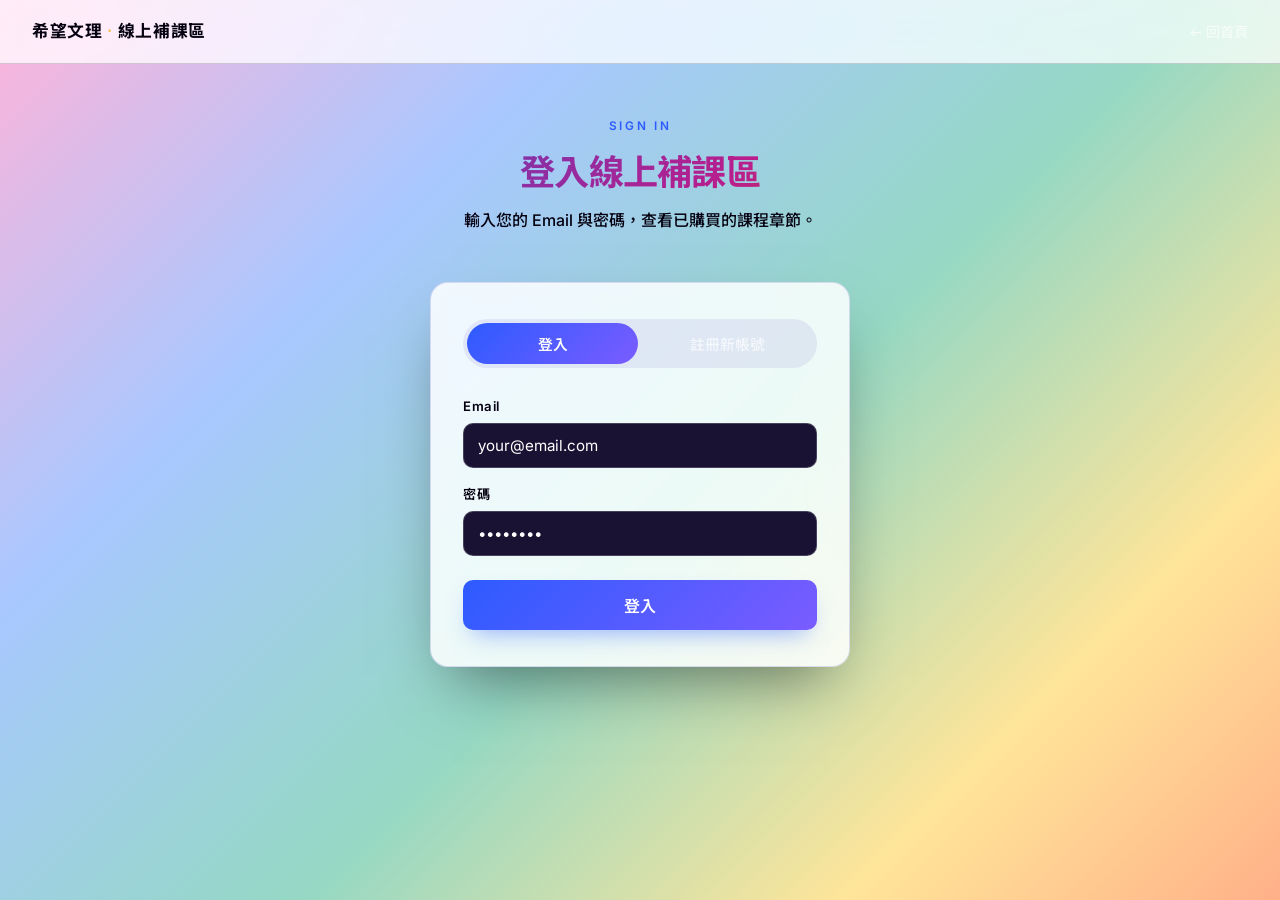
<file: courses.html>
<!DOCTYPE html>
<html lang="zh-Hant">
<head>
<meta charset="UTF-8" />
<meta name="viewport" content="width=device-width, initial-scale=1.0" />
<meta http-equiv="Cache-Control" content="no-cache, no-store, must-revalidate" />
<link rel="canonical" href="https://www.ourhope.com.tw/courses.html" />
<!-- 這是給在學學生家長使用的頁面，不需要出現在搜尋結果 -->
<meta name="robots" content="noindex, nofollow" />
<title>希望文理 · 線上補課區</title>
<link rel="preconnect" href="https://fonts.googleapis.com">
<link rel="preconnect" href="https://fonts.gstatic.com" crossorigin>
<link href="https://fonts.googleapis.com/css2?family=Inter:wght@400;500;600;700&family=Noto+Sans+TC:wght@400;500;600;700&display=swap" rel="stylesheet">
<style>
  * { box-sizing: border-box; }
  :root {
    --bg: #0a0816;
    --bg-1: #0a0a1f;
    --surface: rgba(255,255,255,0.04);
    --surface-2: rgba(255,255,255,0.08);
    --border: rgba(255,255,255,0.12);
    --text: #f0f3ff;
    --text-2: rgba(255,255,255,0.7);
    --text-3: rgba(255,255,255,0.5);
    --brand: #2d5bff;
    --brand-2: #7a5cff;
    --gold: #f6c463;
    --r-md: 12px;
    --r-lg: 18px;
  }
  html, body {
    margin: 0;
    padding: 0;
    background:
      linear-gradient(135deg,
        #ffb3d9 0%,
        #a8c8ff 28%,
        #95d8c4 55%,
        #ffe599 80%,
        #ffb088 100%);
    background-attachment: fixed;
    color: var(--text);
    font-family: "Inter", "Noto Sans TC", -apple-system, BlinkMacSystemFont, "Segoe UI", sans-serif;
    min-height: 100vh;
    line-height: 1.6;
  }
  .nav {
    display: flex;
    align-items: center;
    justify-content: space-between;
    padding: 18px 32px;
    background: rgba(255,255,255,0.75);
    backdrop-filter: blur(28px) saturate(1.4);
    -webkit-backdrop-filter: blur(28px) saturate(1.4);
    border-bottom: 1px solid rgba(13,7,38,0.18);
    position: sticky;
    top: 0;
    z-index: 10;
  }
  .nav-logo {
    font-size: 1.05rem;
    font-weight: 700;
    color: #050010;
    text-decoration: none;
    letter-spacing: 0.04em;
  }
  .nav-logo span { color: var(--gold); }
  .nav-back {
    color: var(--text-2);
    text-decoration: none;
    font-size: 0.88rem;
    transition: color 0.2s;
  }
  .nav-back:hover { color: #fff; }
  .nav-user {
    display: flex;
    align-items: center;
    gap: 14px;
    font-size: 0.88rem;
    color: var(--text-2);
  }
  .nav-user strong { color: #050010; font-weight: 600; }
  .btn-ghost {
    background: rgba(255,255,255,0.4);
    border: 1px solid var(--border);
    color: var(--text);
    padding: 7px 14px;
    border-radius: 8px;
    font-size: 0.84rem;
    cursor: pointer;
    font-family: inherit;
    transition: background 0.18s, border-color 0.18s;
  }
  .btn-ghost:hover { background: rgba(255,255,255,0.7); border-color: rgba(91,71,188,0.30); }

  .container {
    max-width: 960px;
    margin: 0 auto;
    padding: 48px 24px 80px;
  }

  /* Page header */
  .page-head {
    text-align: center;
    margin-bottom: 48px;
  }
  .page-kicker {
    display: inline-block;
    font-size: 0.74rem;
    letter-spacing: 0.22em;
    color: var(--brand);
    font-weight: 600;
    margin-bottom: 8px;
  }
  .page-title {
    font-size: 2.2rem;
    font-weight: 700;
    margin: 0 0 8px;
    letter-spacing: -0.02em;
    background: linear-gradient(135deg, #3d4ecc 0%, #b91d8c 60%, #d97706 100%);
    -webkit-background-clip: text;
    background-clip: text;
    color: transparent;
  }
  .page-sub {
    color: #050010;
    font-size: 1rem;
    font-weight: 500;
    margin: 0;
  }

  /* Auth card */
  .auth-card {
    max-width: 420px;
    margin: 0 auto;
    background: rgba(255,255,255,0.85);
    backdrop-filter: blur(24px) saturate(1.4);
    -webkit-backdrop-filter: blur(24px) saturate(1.4);
    border: 1px solid rgba(91,71,188,0.18);
    border-radius: var(--r-lg);
    padding: 36px 32px;
    box-shadow: 0 30px 60px -22px rgba(0,0,0,0.5),
                inset 0 1px 0 rgba(255,255,255,0.10);
  }
  .auth-tabs {
    display: grid;
    grid-template-columns: 1fr 1fr;
    gap: 4px;
    background: rgba(91,71,188,0.10);
    padding: 4px;
    border-radius: 999px;
    margin-bottom: 28px;
  }
  .auth-tab {
    appearance: none;
    border: 0;
    background: transparent;
    color: var(--text-2);
    font-family: inherit;
    font-size: 0.92rem;
    font-weight: 500;
    padding: 10px;
    border-radius: 999px;
    cursor: pointer;
    transition: background 0.22s, color 0.22s;
  }
  .auth-tab.is-active {
    background: linear-gradient(135deg, var(--brand), var(--brand-2));
    color: #fff;
    font-weight: 600;
  }

  .field {
    margin-bottom: 16px;
  }
  .field label {
    display: block;
    font-size: 0.82rem;
    color: #050010 !important;
    font-weight: 600;
    margin-bottom: 6px;
    letter-spacing: 0.04em;
  }
  .field input {
    width: 100%;
    padding: 12px 14px;
    background: #1a1233 !important;
    border: 1px solid rgba(255,255,255,0.20);
    border-radius: 10px;
    color: #ffffff !important;
    font-size: 0.95rem;
    font-family: inherit;
    transition: border-color 0.22s, background 0.22s;
    -webkit-text-fill-color: #ffffff !important;
    caret-color: #ffffff !important;
  }
  .field input:focus {
    outline: 0;
    border-color: #8b6dff;
    background: #221842 !important;
    color: #ffffff !important;
  }
  /* placeholder 字色 */
  .field input::placeholder {
    color: rgba(255, 255, 255, 0.45);
  }
  /* 防止瀏覽器自動填入時干擾顏色 */
  .field input:-webkit-autofill,
  .field input:-webkit-autofill:hover,
  .field input:-webkit-autofill:focus {
    -webkit-text-fill-color: #ffffff !important;
    -webkit-box-shadow: 0 0 0 1000px #1a1233 inset !important;
    caret-color: #ffffff !important;
  }

  .btn-primary {
    width: 100%;
    border: 0;
    background: linear-gradient(135deg, var(--brand), var(--brand-2));
    color: #fff;
    font-size: 1rem;
    font-weight: 600;
    padding: 13px;
    border-radius: 10px;
    cursor: pointer;
    font-family: inherit;
    margin-top: 8px;
    transition: transform 0.15s, box-shadow 0.18s, opacity 0.2s;
    box-shadow: 0 12px 24px -10px rgba(45,91,255,0.5);
  }
  .btn-primary:hover { transform: translateY(-1px); box-shadow: 0 16px 30px -10px rgba(45,91,255,0.6); }
  .btn-primary:disabled { opacity: 0.5; cursor: not-allowed; transform: none; }

  .form-msg {
    margin-top: 14px;
    padding: 10px 14px;
    border-radius: 8px;
    font-size: 0.86rem;
    display: none;
  }
  .form-msg.show { display: block; }
  .form-msg.is-error {
    background: rgba(255, 90, 110, 0.12);
    border: 1px solid rgba(255, 90, 110, 0.35);
    color: #ffb4be;
  }
  .form-msg.is-success {
    background: rgba(58, 200, 152, 0.12);
    border: 1px solid rgba(58, 200, 152, 0.35);
    color: #a8efce;
  }

  /* Course list */
  .courses-grid {
    display: grid;
    grid-template-columns: repeat(auto-fill, minmax(260px, 1fr));
    gap: 18px;
  }
  .course-card {
    background: rgba(255,255,255,0.90);
    backdrop-filter: blur(14px);
    -webkit-backdrop-filter: blur(14px);
    border: 1px solid var(--border);
    border-radius: var(--r-lg);
    padding: 22px 22px 20px;
    cursor: pointer;
    transition: transform 0.22s, border-color 0.22s, box-shadow 0.22s;
    text-align: left;
    color: inherit;
    text-decoration: none;
    display: block;
  }
  .course-card:hover {
    transform: translateY(-4px);
    border-color: rgba(122,92,255,0.5);
    box-shadow: 0 22px 44px -16px rgba(45,91,255,0.4);
  }
  .course-grade-tag {
    display: inline-block;
    background: rgba(45,91,255,0.18);
    color: var(--brand);
    font-size: 0.74rem;
    letter-spacing: 0.06em;
    padding: 4px 10px;
    border-radius: 999px;
    font-weight: 600;
    margin-bottom: 12px;
  }
  .course-title {
    font-size: 1.1rem;
    font-weight: 600;
    color: var(--text);
    margin: 0 0 6px;
    line-height: 1.35;
  }
  .course-meta {
    color: var(--text-3);
    font-size: 0.82rem;
  }

  .empty-state {
    text-align: center;
    padding: 60px 20px;
    background: var(--surface);
    border: 1px dashed var(--border);
    border-radius: var(--r-lg);
  }
  .empty-state .icon {
    font-size: 2.4rem;
    margin-bottom: 12px;
    opacity: 0.5;
  }
  .empty-state h3 {
    margin: 0 0 8px;
    font-weight: 600;
    color: var(--text);
  }
  .empty-state p {
    margin: 0;
    color: var(--text-2);
    font-size: 0.92rem;
  }
  .empty-state .line-btn {
    display: inline-flex;
    align-items: center;
    gap: 8px;
    margin-top: 18px;
    background: #06c755;
    color: #fff;
    padding: 11px 22px;
    border-radius: 999px;
    text-decoration: none;
    font-weight: 600;
    font-size: 0.92rem;
    transition: transform 0.18s, box-shadow 0.18s;
  }
  .empty-state .line-btn:hover {
    transform: translateY(-2px);
    box-shadow: 0 10px 22px -8px rgba(6,199,85,0.6);
  }

  .loading {
    text-align: center;
    padding: 40px;
    color: var(--text-2);
  }

  /* Watch modal */
  .watch-modal {
    position: fixed; inset: 0; z-index: 100;
    background: rgba(0,0,0,0.85);
    backdrop-filter: blur(12px);
    display: flex;
    align-items: center;
    justify-content: center;
    padding: 28px;
    opacity: 0;
    pointer-events: none;
    transition: opacity 0.28s;
  }
  .watch-modal[hidden] { display: none; }
  .watch-modal.is-open { opacity: 1; pointer-events: auto; }
  .watch-modal-card {
    width: min(960px, 100%);
    background: #0a0a1f;
    border: 1px solid var(--border);
    border-radius: var(--r-lg);
    overflow: hidden;
    transform: scale(0.94);
    transition: transform 0.32s cubic-bezier(0.22, 1, 0.36, 1);
  }
  .watch-modal.is-open .watch-modal-card { transform: scale(1); }
  .watch-modal-head {
    padding: 18px 22px;
    border-bottom: 1px solid var(--border);
    display: flex; justify-content: space-between; align-items: center;
    gap: 14px;
  }
  .watch-modal-title { font-weight: 600; color: #fff; font-size: 1rem; }
  .watch-modal-close {
    width: 36px; height: 36px;
    background: var(--surface-2);
    border: 0;
    color: var(--text);
    border-radius: 50%;
    cursor: pointer;
    font-size: 22px;
  }
  .watch-modal-frame {
    width: 100%;
    aspect-ratio: 16/9;
    background: #000;
  }
  .watch-modal-frame iframe {
    width: 100%;
    height: 100%;
    border: 0;
  }


  /* ===== 線上課程專區 - 年級卡片 (depth 4 dark theme) ===== */
  .online-grades {
    display: grid;
    grid-template-columns: repeat(3, minmax(0, 1fr));
    max-width: 760px;
    margin: 28px auto 0;
    gap: 14px;
  }
  .online-grade-card {
    border: 1px solid rgba(13,7,38,0.20);
    background: rgba(255,255,255,0.90);
    backdrop-filter: blur(20px) saturate(1.3);
    -webkit-backdrop-filter: blur(20px) saturate(1.3);
    border-radius: 18px;
    padding: 26px 22px 22px;
    text-decoration: none;
    color: inherit;
    display: flex;
    flex-direction: column;
    gap: 6px;
    position: relative;
    overflow: hidden;
    box-shadow: 0 4px 16px -8px rgba(91,71,188,0.18);
    transition: transform 0.3s cubic-bezier(0.22,1,0.36,1),
                border-color 0.3s ease,
                box-shadow 0.3s ease,
                background 0.3s ease;
  }
  .online-grade-card::before {
    content: '';
    position: absolute;
    top: 0; right: 0;
    width: 120px; height: 120px;
    background: radial-gradient(circle at 70% 30%, rgba(217,70,239,0.10), transparent 70%);
    pointer-events: none;
  }
  .online-grade-card {
    z-index: 1;
  }
  .online-grade-card:hover {
    transform: translate(10px, -6px) scale(1.07);
    border-color: rgba(122, 92, 255, 0.6);
    box-shadow: 0 28px 60px -16px rgba(45, 91, 255, 0.55),
                0 8px 18px -6px rgba(122, 92, 255, 0.35);
    filter: brightness(1.06);
    z-index: 10;
  }
  .online-grade-card:hover .online-grade-cta {
    background: rgba(91, 110, 230, 0.28);
    transform: translateX(3px);
  }
  .online-grades { overflow: visible; }
  .online-grade-num {
    font-size: 2.6rem;
    font-weight: 700;
    line-height: 1;
    letter-spacing: -0.02em;
    background: linear-gradient(135deg, #3d4ecc 0%, #b91d8c 60%, #d97706 100%);
    -webkit-background-clip: text;
    background-clip: text;
    color: transparent;
  }
  .online-grade-tag {
    font-size: 0.7rem;
    letter-spacing: 0.18em;
    color: #2e2752;
    font-weight: 700;
    margin-top: 4px;
  }
  .online-grade-name {
    font-size: 1.15rem;
    font-weight: 700;
    color: #050010;
    margin-top: 2px;
  }
  .online-grade-status {
    font-size: 0.85rem;
    color: #050010;
    font-weight: 600;
    margin-top: 2px;
  }
  .online-grade-cta {
    margin-top: 10px;
    align-self: flex-start;
    font-size: 0.78rem;
    font-weight: 500;
    color: var(--brand);
    padding: 5px 11px;
    border-radius: 999px;
    background: rgba(91, 110, 230, 0.15);
    transition: background 0.25s, transform 0.25s;
  }
  .empty-grades-head {
    text-align: center;
    margin-bottom: 8px;
  }
  .empty-grades-head .icon {
    font-size: 2.4rem;
    margin-bottom: 8px;
    opacity: 0.55;
  }
  .empty-grades-head h3 {
    margin: 0 0 6px;
    font-weight: 600;
    color: var(--text);
    font-size: 1.25rem;
  }
  .empty-grades-head p {
    margin: 0;
    color: #050010;
    font-size: 0.95rem;
    font-weight: 500;
  }
  .empty-grades-line {
    text-align: center;
    margin-top: 32px;
  }
  @media (max-width: 720px) {
    .online-grades { grid-template-columns: repeat(2, minmax(0, 1fr)); gap: 12px; }
    .online-grade-num { font-size: 2.2rem; }
  }
  @media (max-width: 420px) {
    .online-grades { grid-template-columns: 1fr; }
  }

  @media (max-width: 560px) {
    .container { padding: 32px 16px 60px; }
    .page-title { font-size: 1.7rem; }
    .auth-card { padding: 28px 22px; }
  }


  /* ===== 購物車 UI ===== */
  .cart-fab {
    position: fixed;
    right: 24px;
    bottom: 24px;
    width: 60px;
    height: 60px;
    border-radius: 50%;
    background: linear-gradient(135deg, #3d4ecc 0%, #6e4ee6 100%);
    border: 0;
    color: #fff;
    cursor: pointer;
    box-shadow: 0 14px 36px -12px rgba(61,78,204,0.6),
                0 6px 14px -4px rgba(110,78,230,0.4);
    z-index: 50;
    display: flex;
    align-items: center;
    justify-content: center;
    transition: transform 0.2s, box-shadow 0.2s;
    font-family: inherit;
  }
  .cart-fab:hover { transform: translateY(-3px) scale(1.05); }
  .cart-fab svg { width: 28px; height: 28px; }
  .cart-fab .cart-count {
    position: absolute;
    top: -4px;
    right: -4px;
    background: #d97706;
    color: #fff;
    border-radius: 50%;
    min-width: 24px;
    height: 24px;
    padding: 0 6px;
    font-size: 0.78rem;
    font-weight: 700;
    display: flex;
    align-items: center;
    justify-content: center;
    border: 2px solid #fff;
  }
  .cart-fab .cart-count[hidden] { display: none; }

  .cart-drawer {
    position: fixed;
    inset: 0;
    z-index: 60;
    background: rgba(13,7,38,0.5);
    backdrop-filter: blur(6px);
    display: flex;
    justify-content: flex-end;
    opacity: 0;
    pointer-events: none;
    transition: opacity 0.28s;
  }
  .cart-drawer.is-open { opacity: 1; pointer-events: auto; }
  .cart-drawer[hidden] { display: none; }
  .cart-panel {
    width: min(420px, 100%);
    height: 100%;
    background: rgba(255,255,255,0.95);
    backdrop-filter: blur(28px) saturate(1.4);
    -webkit-backdrop-filter: blur(28px) saturate(1.4);
    border-left: 1px solid rgba(13,7,38,0.18);
    display: flex;
    flex-direction: column;
    transform: translateX(100%);
    transition: transform 0.32s cubic-bezier(0.22,1,0.36,1);
  }
  .cart-drawer.is-open .cart-panel { transform: translateX(0); }
  .cart-head {
    padding: 22px 24px;
    border-bottom: 1px solid rgba(13,7,38,0.12);
    display: flex;
    align-items: center;
    justify-content: space-between;
  }
  .cart-head h3 {
    margin: 0;
    color: #050010;
    font-size: 1.15rem;
    font-weight: 700;
  }
  .cart-close {
    background: rgba(13,7,38,0.06);
    border: 1px solid rgba(13,7,38,0.12);
    width: 36px; height: 36px;
    border-radius: 50%;
    cursor: pointer;
    color: #050010;
    font-size: 22px;
    line-height: 1;
    display: flex;
    align-items: center;
    justify-content: center;
    font-family: inherit;
  }
  .cart-close:hover { background: rgba(13,7,38,0.12); }

  .cart-items {
    flex: 1;
    overflow-y: auto;
    padding: 16px 20px;
  }
  .cart-empty {
    text-align: center;
    padding: 60px 20px;
    color: #050010;
  }
  .cart-empty .icon { font-size: 2.6rem; opacity: 0.4; margin-bottom: 12px; }
  .cart-empty p { margin: 4px 0; font-size: 0.92rem; }

  .cart-item {
    display: flex;
    align-items: center;
    gap: 12px;
    padding: 12px 14px;
    background: rgba(13,7,38,0.04);
    border: 1px solid rgba(13,7,38,0.10);
    border-radius: 12px;
    margin-bottom: 8px;
  }
  .cart-item-type {
    flex: 0 0 auto;
    width: 32px; height: 32px;
    border-radius: 8px;
    background: linear-gradient(135deg, #3d4ecc 0%, #6e4ee6 100%);
    color: #fff;
    font-size: 0.7rem;
    font-weight: 700;
    display: flex;
    align-items: center;
    justify-content: center;
  }
  .cart-item-info { flex: 1 1 auto; min-width: 0; }
  .cart-item-info .grade { font-size: 0.74rem; color: #2e2752; font-weight: 600; letter-spacing: 0.05em; }
  .cart-item-info .title {
    color: #050010;
    font-size: 0.92rem;
    font-weight: 600;
    white-space: nowrap;
    overflow: hidden;
    text-overflow: ellipsis;
  }
  .cart-item-remove {
    flex: 0 0 auto;
    background: transparent;
    border: 0;
    color: #b91d8c;
    cursor: pointer;
    font-size: 18px;
    padding: 4px 8px;
    font-family: inherit;
    border-radius: 6px;
    transition: background 0.18s;
  }
  .cart-item-remove:hover { background: rgba(185,29,140,0.12); }

  .cart-foot {
    padding: 16px 20px 22px;
    border-top: 1px solid rgba(13,7,38,0.12);
    background: rgba(255,255,255,0.6);
  }
  .cart-summary {
    display: flex;
    justify-content: space-between;
    align-items: baseline;
    margin-bottom: 12px;
    color: #050010;
  }
  .cart-summary .total-label { font-size: 0.86rem; }
  .cart-summary .total-count { font-weight: 700; font-size: 1.05rem; }
  .cart-checkout {
    width: 100%;
    background: #06c755;
    color: #fff;
    border: 0;
    padding: 13px;
    border-radius: 999px;
    font-size: 0.95rem;
    font-weight: 700;
    cursor: pointer;
    font-family: inherit;
    display: flex;
    align-items: center;
    justify-content: center;
    gap: 8px;
    transition: transform 0.18s, box-shadow 0.18s;
    text-decoration: none;
  }
  .cart-checkout:hover { transform: translateY(-2px); box-shadow: 0 12px 24px -8px rgba(6,199,85,0.55); }
  .cart-checkout:disabled { background: rgba(13,7,38,0.18); cursor: not-allowed; transform: none; }

  /* 加入購物車按鈕 (年級卡片右上角) */
  .grade-add-btn {
    position: absolute;
    top: 12px;
    right: 12px;
    width: 32px;
    height: 32px;
    border-radius: 50%;
    background: rgba(255,255,255,0.85);
    border: 1px solid rgba(13,7,38,0.18);
    color: #3d4ecc;
    cursor: pointer;
    font-size: 18px;
    font-weight: 700;
    line-height: 1;
    display: flex;
    align-items: center;
    justify-content: center;
    z-index: 5;
    font-family: inherit;
    transition: background 0.18s, transform 0.18s, color 0.18s;
  }
  .grade-add-btn:hover {
    background: linear-gradient(135deg, #3d4ecc 0%, #6e4ee6 100%);
    color: #fff;
    transform: scale(1.1);
  }
  .grade-add-btn.is-added {
    background: #16a34a;
    color: #fff;
    border-color: #16a34a;
  }

  /* chapter add 按鈕 */
  .chapter-item .ch-add {
    flex: 0 0 auto;
    width: 28px;
    height: 28px;
    border-radius: 50%;
    background: rgba(61,78,204,0.12);
    border: 1px solid rgba(61,78,204,0.25);
    color: #2538a8;
    cursor: pointer;
    font-size: 16px;
    font-weight: 700;
    line-height: 1;
    font-family: inherit;
    display: flex;
    align-items: center;
    justify-content: center;
    margin-left: 4px;
    transition: background 0.18s, transform 0.18s;
  }
  .chapter-item .ch-add:hover { background: rgba(61,78,204,0.25); transform: scale(1.1); }
  .chapter-item .ch-add.is-added { background: #16a34a; border-color: #16a34a; color: #fff; }

  /* 章節 head 整年級加入購物車按鈕 */
  .chapters-add-all {
    background: linear-gradient(135deg, #3d4ecc 0%, #6e4ee6 100%);
    color: #fff;
    border: 0;
    padding: 6px 14px;
    border-radius: 999px;
    font-size: 0.78rem;
    font-weight: 700;
    cursor: pointer;
    font-family: inherit;
    transition: transform 0.18s, box-shadow 0.18s;
  }
  .chapters-add-all:hover { transform: translateY(-1px); box-shadow: 0 8px 18px -6px rgba(61,78,204,0.55); }

  /* Toast 提示 */
  .cart-toast {
    position: fixed;
    bottom: 100px;
    right: 24px;
    background: #050010;
    color: #fff;
    padding: 12px 20px;
    border-radius: 999px;
    font-size: 0.88rem;
    font-weight: 600;
    box-shadow: 0 16px 36px -10px rgba(0,0,0,0.5);
    z-index: 70;
    transform: translateY(20px);
    opacity: 0;
    transition: opacity 0.28s, transform 0.28s;
    pointer-events: none;
  }
  .cart-toast.is-show { opacity: 1; transform: translateY(0); }

  /* ===== 年級選取後的詳細模式 (chapters on left, card on right) ===== */
  .online-grades.is-detail-open {
    display: grid;
    grid-template-columns: 1fr 1.5fr;
    max-width: 920px;
    gap: 28px;
    align-items: start;
  }
  .online-grades.is-detail-open .online-grade-card.is-selected {
    order: 1;
  }
  .online-grades.is-detail-open .chapters-panel {
    order: 2;
  }
  .online-grades.is-detail-open .online-grade-card {
    display: none;
  }
  .online-grades.is-detail-open .online-grade-card.is-selected {
    display: flex;
    transform: translate(0, 0) scale(1.08);
    border-color: rgba(122, 92, 255, 0.7);
    box-shadow: 0 32px 70px -20px rgba(45, 91, 255, 0.6),
                0 10px 24px -8px rgba(122, 92, 255, 0.4);
    filter: brightness(1.05);
    z-index: 10;
    animation: gradeSlideIn 0.5s cubic-bezier(0.22, 1, 0.36, 1);
  }
  @keyframes gradeSlideIn {
    from { transform: translate(-30px, 0) scale(1); opacity: 0.6; }
    to   { transform: translate(0, 0) scale(1.08); opacity: 1; }
  }

  .chapters-panel {
    background: rgba(255,255,255,0.90);
    backdrop-filter: blur(24px) saturate(1.3);
    -webkit-backdrop-filter: blur(24px) saturate(1.3);
    border: 1px solid rgba(91,71,188,0.16);
    border-radius: var(--r-lg);
    padding: 22px 22px 18px;
    box-shadow: 0 8px 24px -10px rgba(91,71,188,0.20);
    animation: chaptersFadeIn 0.5s cubic-bezier(0.22, 1, 0.36, 1);
  }
  @keyframes chaptersFadeIn {
    from { opacity: 0; transform: translateX(20px); }
    to   { opacity: 1; transform: translateX(0); }
  }
  .chapters-head {
    display: flex;
    align-items: center;
    justify-content: space-between;
    gap: 12px;
    margin-bottom: 16px;
    padding-bottom: 14px;
    border-bottom: 1px solid var(--border);
  }
  .chapters-head h4 {
    margin: 0;
    font-size: 1.05rem;
    font-weight: 700;
    color: #050010;
  }
  .chapters-back {
    background: rgba(13,7,38,0.08);
    border: 1px solid rgba(13,7,38,0.20);
    color: #050010;
    padding: 6px 12px;
    border-radius: 999px;
    font-size: 0.82rem;
    font-weight: 600;
    cursor: pointer;
    font-family: inherit;
    transition: background 0.2s, color 0.2s;
  }
  .chapters-back:hover { background: rgba(13,7,38,0.16); color: #050010; }

  /* ===== 主章節 / 子章節 (兩層結構) ===== */
  .chapter-main {
    display: flex;
    align-items: center;
    gap: 12px;
    padding: 13px 14px;
    background: rgba(255,255,255,0.55);
    border: 1px solid rgba(13,7,38,0.12);
    border-radius: 10px;
    color: #050010;
    cursor: pointer;
    text-align: left;
    font-family: inherit;
    font-size: 0.92rem;
    font-weight: 600;
    transition: background 0.18s, border-color 0.18s;
    width: 100%;
  }
  .chapter-main:hover {
    background: rgba(91, 110, 230, 0.08);
    border-color: rgba(110, 78, 230, 0.30);
  }
  .chapter-main .ch-chevron {
    flex: 0 0 auto;
    width: 18px;
    height: 18px;
    transition: transform 0.25s cubic-bezier(0.22,1,0.36,1);
    color: #2538a8;
  }
  .chapter-main.is-open .ch-chevron { transform: rotate(90deg); }
  .chapter-main .ch-num {
    flex: 0 0 auto;
    width: 26px;
    height: 26px;
    border-radius: 50%;
    background: rgba(61,78,204,0.18);
    color: #2538a8;
    font-size: 0.74rem;
    font-weight: 700;
    display: flex;
    align-items: center;
    justify-content: center;
  }
  .chapter-main .ch-title-main {
    flex: 1 1 auto;
    color: #050010;
    font-weight: 700;
  }
  .chapter-main .ch-count-badge {
    flex: 0 0 auto;
    padding: 3px 8px;
    border-radius: 999px;
    background: rgba(217,119,6,0.14);
    color: #b45309;
    font-size: 0.74rem;
    font-weight: 600;
  }
  .chapter-main .ch-add-all {
    flex: 0 0 auto;
    width: 28px; height: 28px;
    border-radius: 50%;
    background: linear-gradient(135deg, #3d4ecc, #6e4ee6);
    border: 0;
    color: #fff;
    font-size: 16px;
    font-weight: 700;
    line-height: 1;
    cursor: pointer;
    font-family: inherit;
    display: flex;
    align-items: center;
    justify-content: center;
    transition: transform 0.18s, box-shadow 0.18s;
  }
  .chapter-main .ch-add-all:hover { transform: scale(1.1); box-shadow: 0 6px 14px -4px rgba(61,78,204,0.5); }
  .chapter-main .ch-add-all.is-added { background: #16a34a; }

  .chapter-subs {
    display: none;
    flex-direction: column;
    gap: 4px;
    margin: 6px 0 6px 26px;
    padding-left: 14px;
    border-left: 2px solid rgba(110,78,230,0.25);
  }
  .chapter-main.is-open + .chapter-subs { display: flex; }
  .chapter-sub {
    display: flex;
    align-items: center;
    gap: 10px;
    padding: 8px 12px;
    background: rgba(255,255,255,0.4);
    border: 1px solid transparent;
    border-radius: 8px;
    color: #050010;
    font-size: 0.86rem;
    cursor: default;
  }
  .chapter-sub:hover {
    background: rgba(91,110,230,0.10);
    border-color: rgba(110,78,230,0.25);
  }
  .chapter-sub .sub-num {
    flex: 0 0 auto;
    color: #2538a8;
    font-weight: 700;
    font-size: 0.76rem;
    width: 22px;
  }
  .chapter-sub .sub-title {
    flex: 1 1 auto;
    color: #050010;
    font-weight: 500;
  }
  .chapter-sub .sub-add {
    flex: 0 0 auto;
    width: 24px; height: 24px;
    border-radius: 50%;
    background: rgba(61,78,204,0.12);
    border: 1px solid rgba(61,78,204,0.25);
    color: #2538a8;
    font-size: 14px;
    font-weight: 700;
    line-height: 1;
    cursor: pointer;
    font-family: inherit;
    display: flex;
    align-items: center;
    justify-content: center;
  }
  .chapter-sub .sub-add:hover { background: rgba(61,78,204,0.22); }
  .chapter-sub .sub-add.is-added { background: #16a34a; border-color: #16a34a; color: #fff; }

    .chapters-list {
    display: flex;
    flex-direction: column;
    gap: 6px;
  }
  .chapter-item {
    display: flex;
    align-items: center;
    gap: 12px;
    padding: 11px 14px;
    background: rgba(13,7,38,0.04);
    border: 1px solid rgba(13,7,38,0.10);
    border-radius: 10px;
    color: #050010;
    cursor: pointer;
    text-align: left;
    font-family: inherit;
    font-size: 0.88rem;
    transition: background 0.18s, border-color 0.18s, transform 0.18s;
  }
  .chapter-item:hover {
    background: rgba(61, 78, 204, 0.18);
    border-color: rgba(110, 78, 230, 0.50);
    transform: translateX(3px);
  }
  .chapter-item .ch-num {
    flex: 0 0 auto;
    width: 26px;
    height: 26px;
    border-radius: 50%;
    background: rgba(61, 78, 204, 0.22);
    color: #2538a8;
    font-size: 0.74rem;
    font-weight: 600;
    display: flex;
    align-items: center;
    justify-content: center;
  }
  .chapter-item .ch-title {
    flex: 1 1 auto;
    color: #050010;
    font-weight: 600;
  }
  .chapter-item .ch-arrow {
    flex: 0 0 auto;
    color: #050010;
    font-size: 0.9rem;
    font-weight: 600;
  }
  .chapters-hint {
    margin-top: 14px;
    padding: 10px 12px;
    background: rgba(246, 196, 99, 0.08);
    border: 1px solid rgba(246, 196, 99, 0.25);
    border-radius: 8px;
    color: #b45309;
    font-size: 0.82rem;
    font-weight: 600;
    line-height: 1.5;
  }

  @media (max-width: 720px) {
    .online-grades.is-detail-open {
      grid-template-columns: 1fr;
      gap: 16px;
    }
    .online-grades.is-detail-open .online-grade-card.is-selected {
      transform: scale(1.02);
      animation: none;
    }
  }
</style>
</head>
<body>

<nav class="nav">
  <a href="index.html" class="nav-logo">希望文理 <span>·</span> 線上補課區</a>
  <div id="navRight">
    <a href="index.html" class="nav-back">← 回首頁</a>
  </div>
</nav>

<div class="container">

  <!-- 未登入：登入 / 註冊表單 -->
  <section id="authSection">
    <div class="page-head">
      <span class="page-kicker">SIGN IN</span>
      <h1 class="page-title">登入線上補課區</h1>
      <p class="page-sub">輸入您的 Email 與密碼，查看已購買的課程章節。</p>
    </div>

    <div class="auth-card">
      <div class="auth-tabs">
        <button class="auth-tab is-active" data-mode="login">登入</button>
        <button class="auth-tab" data-mode="register">註冊新帳號</button>
      </div>

      <!-- 登入 -->
      <form id="loginForm" data-form="login" autocomplete="on">
        <div class="field">
          <label for="loginEmail">Email</label>
          <input type="email" id="loginEmail" required placeholder="your@email.com" style="color: #ffffff !important; -webkit-text-fill-color: #ffffff !important; caret-color: #ffffff !important; background: #1a1233 !important;" />
        </div>
        <div class="field">
          <label for="loginPassword">密碼</label>
          <input type="password" id="loginPassword" required placeholder="••••••••" style="color: #ffffff !important; -webkit-text-fill-color: #ffffff !important; caret-color: #ffffff !important; background: #1a1233 !important;" />
        </div>
        <button type="submit" class="btn-primary">登入</button>
        <div class="form-msg" id="loginMsg"></div>
      </form>

      <!-- 註冊 -->
      <form id="registerForm" data-form="register" autocomplete="on" hidden>
        <div class="field">
          <label for="regName">姓名</label>
          <input type="text" id="regName" required placeholder="王小明" style="color: #ffffff !important; -webkit-text-fill-color: #ffffff !important; caret-color: #ffffff !important; background: #1a1233 !important;" />
        </div>
        <div class="field">
          <label for="regEmail">Email</label>
          <input type="email" id="regEmail" required placeholder="your@email.com" style="color: #ffffff !important; -webkit-text-fill-color: #ffffff !important; caret-color: #ffffff !important; background: #1a1233 !important;" />
        </div>
        <div class="field">
          <label for="regPassword">密碼（至少 6 碼）</label>
          <input type="password" id="regPassword" required minlength="6" placeholder="••••••••" style="color: #ffffff !important; -webkit-text-fill-color: #ffffff !important; caret-color: #ffffff !important; background: #1a1233 !important;" />
        </div>
        <button type="submit" class="btn-primary">註冊</button>
        <div class="form-msg" id="regMsg"></div>
      </form>
    </div>
  </section>

  <!-- 已登入：我的課程 -->
  <section id="myCoursesSection" hidden>
    <div class="page-head">
      <span class="page-kicker">MY COURSES</span>
      <h1 class="page-title" id="welcomeTitle">您的線上補課區</h1>
      <p class="page-sub">點任一章節即可開始觀看，看不完的下次回來繼續。</p>
    </div>

    <div id="coursesContent">
      <div class="loading">載入中…</div>
    </div>
  </section>

</div>

<!-- 觀看 modal -->
<div class="watch-modal" id="watchModal" hidden>
  <div class="watch-modal-card">
    <div class="watch-modal-head">
      <div class="watch-modal-title" id="watchTitle">章節影片</div>
      <button class="watch-modal-close" id="watchClose" aria-label="關閉">×</button>
    </div>
    <div class="watch-modal-frame">
      <iframe id="watchFrame" src="" title="課程影片" allow="accelerometer; autoplay; clipboard-write; encrypted-media; gyroscope; picture-in-picture" allowfullscreen></iframe>
    </div>
  </div>
</div>

<script>
  // ★ Apps Script 後端 URL
  const API = 'https://script.google.com/macros/s/AKfycbwiYe9P9VAPicBYj8nyfCBdulmLf0JuNfNzgB8iO9Z1AqdvkwFVfm9l0RiX4S4D2Z7s/exec';
  const STORAGE_KEY = 'wfb_user_v1';

  // ----- DOM -----
  const authSection = document.getElementById('authSection');
  const myCoursesSection = document.getElementById('myCoursesSection');
  const coursesContent = document.getElementById('coursesContent');
  const welcomeTitle = document.getElementById('welcomeTitle');
  const navRight = document.getElementById('navRight');
  const tabs = document.querySelectorAll('.auth-tab');
  const loginForm = document.getElementById('loginForm');
  const registerForm = document.getElementById('registerForm');
  const loginMsg = document.getElementById('loginMsg');
  const regMsg = document.getElementById('regMsg');
  const watchModal = document.getElementById('watchModal');
  const watchFrame = document.getElementById('watchFrame');
  const watchTitle = document.getElementById('watchTitle');
  const watchClose = document.getElementById('watchClose');

  // ----- API helper -----
  async function callApi(action, data) {
    const fd = new FormData();
    fd.append('action', action);
    Object.keys(data || {}).forEach(k => fd.append(k, data[k]));
    console.log('[callApi] →', action, data);
    let res;
    try {
      res = await fetch(API, { method: 'POST', body: fd });
    } catch (e) {
      console.error('[callApi] fetch failed:', e);
      throw new Error('FETCH_FAILED: ' + (e.message || e));
    }
    console.log('[callApi] ← HTTP', res.status, res.headers.get('content-type'));
    const text = await res.text();
    console.log('[callApi] body:', text.slice(0, 500));
    try {
      return JSON.parse(text);
    } catch (e) {
      throw new Error('NOT_JSON (HTTP ' + res.status + '): ' + text.slice(0, 200));
    }
  }

  function showMsg(el, text, isError) {
    el.textContent = text;
    el.classList.remove('is-error', 'is-success');
    el.classList.add('show', isError ? 'is-error' : 'is-success');
  }
  function clearMsg(el) {
    el.classList.remove('show', 'is-error', 'is-success');
    el.textContent = '';
  }

  // ----- Auth state -----
  function getUser() {
    try { return JSON.parse(localStorage.getItem(STORAGE_KEY)); }
    catch (e) { return null; }
  }
  function setUser(user) { localStorage.setItem(STORAGE_KEY, JSON.stringify(user)); }
  function clearUser() { localStorage.removeItem(STORAGE_KEY); }

  // ----- Tab switching -----
  tabs.forEach(tab => {
    tab.addEventListener('click', () => {
      const mode = tab.dataset.mode;
      tabs.forEach(t => t.classList.toggle('is-active', t === tab));
      loginForm.hidden = mode !== 'login';
      registerForm.hidden = mode !== 'register';
      clearMsg(loginMsg); clearMsg(regMsg);
    });
  });

  // ----- Login -----
  loginForm.addEventListener('submit', async (e) => {
    e.preventDefault();
    clearMsg(loginMsg);
    const btn = loginForm.querySelector('button[type=submit]');
    btn.disabled = true; btn.textContent = '登入中…';
    try {
      const r = await callApi('login', {
        email: document.getElementById('loginEmail').value.trim(),
        password: document.getElementById('loginPassword').value
      });
      if (r.ok) {
        setUser({ email: r.email, name: r.name });
        showMyCourses();
      } else {
        showMsg(loginMsg, r.error || '登入失敗', true);
      }
    } catch (err) {
      showMsg(loginMsg, '錯誤：' + (err.message || err), true);
      console.error(err);
    } finally {
      btn.disabled = false; btn.textContent = '登入';
    }
  });

  // ----- Register -----
  registerForm.addEventListener('submit', async (e) => {
    e.preventDefault();
    clearMsg(regMsg);
    const btn = registerForm.querySelector('button[type=submit]');
    btn.disabled = true; btn.textContent = '註冊中…';
    try {
      const r = await callApi('register', {
        name: document.getElementById('regName').value.trim(),
        email: document.getElementById('regEmail').value.trim(),
        password: document.getElementById('regPassword').value
      });
      if (r.ok) {
        setUser({ email: r.email, name: r.name });
        showMyCourses();
      } else {
        showMsg(regMsg, r.error || '註冊失敗', true);
      }
    } catch (err) {
      showMsg(regMsg, '錯誤：' + (err.message || err), true);
      console.error(err);
    } finally {
      btn.disabled = false; btn.textContent = '註冊';
    }
  });

  // ----- My courses -----
  async function showMyCourses() {
    const user = getUser();
    if (!user) return;
    ensureCartUI();
    authSection.hidden = true;
    myCoursesSection.hidden = false;
    welcomeTitle.textContent = (user.name || '您') + '，您的線上補課區';
    navRight.innerHTML = `
      <span class="nav-user">
        <strong>${escapeHtml(user.name || user.email)}</strong>
        <button class="btn-ghost" id="logoutBtn">登出</button>
      </span>
    `;
    document.getElementById('logoutBtn').addEventListener('click', () => {
      clearUser(); location.reload();
    });

    coursesContent.innerHTML = '<div class="loading">載入您的課程中…</div>';
    try {
      const r = await callApi('myChapters', { email: user.email });
      if (!r.ok) {
        coursesContent.innerHTML = `<div class="empty-state"><div class="icon">⚠️</div><h3>載入失敗</h3><p>${escapeHtml(r.error || '請稍後再試')}</p></div>`;
        return;
      }
      if (!r.chapters || r.chapters.length === 0) {
        renderEmptyGrades();
        return;
      }

      coursesContent.innerHTML = '<div class="courses-grid">' +
        r.chapters.map(c => `
          <a class="course-card" href="#" data-yt="${escapeHtml(c.youtube_id)}" data-title="${escapeHtml(c.title)}">
            <span class="course-grade-tag">${escapeHtml(c.grade)}</span>
            <h3 class="course-title">${escapeHtml(c.title)}</h3>
            <div class="course-meta">點擊開始觀看 →</div>
          </a>
        `).join('') +
        '</div>';

      coursesContent.querySelectorAll('.course-card').forEach(card => {
        card.addEventListener('click', (e) => {
          e.preventDefault();
          openWatch(card.dataset.yt, card.dataset.title);
        });
      });
    } catch (err) {
      coursesContent.innerHTML = `<div class="empty-state"><div class="icon">⚠️</div><h3>載入失敗</h3><p>網路錯誤，請稍後再試</p></div>`;
    }
  }


  // ----- 空狀態：6 個年級卡片 + 章節展開 -----
  // 章節資料 (示範用，可以替換)
  const GRADE_CHAPTERS = {
    g6:  { name: '國六', tag: 'GRADE 6',  num: '6',  chapters: ['第1章 數的世界', '第2章 量與測量', '第3章 圖形與空間', '第4章 比與比例', '第5章 統計與機率'] },
    g7:  { name: '國七', tag: 'GRADE 7',  num: '7',  chapters: ['第1章 緒論', '第2章 物質的世界', '第3章 溫度與熱', '第4章 水與水溶液', '第5章 空氣', '第6章 氧化還原'] },
    g8:  { name: '國八', tag: 'GRADE 8',  num: '8',  chapters: ['第1章 基本測量', '第2章 直線運動', '第3章 力與運動', '第4章 壓力與浮力', '第5章 功與能', '第6章 熱學', '第7章 波動與聲音', '第8章 光學'] },
    g9:  { name: '國九', tag: 'GRADE 9',  num: '9',  chapters: ['第1章 化學反應', '第2章 反應速率', '第3章 酸鹼鹽', '第4章 氧化還原', '第5章 有機化合物', '第6章 電與磁', '第7章 生活中的科技'] },
    g10: { name: '高一', tag: 'GRADE 10', num: '10', chapters: ['第1章 緒論', '第2章 物質的組成與結構', '第3章 化學反應', '第4章 物質的性質', '第5章 化學與能源', '第6章 化學與生活'] },
    g11: { name: '高二', tag: 'GRADE 11', num: '11', chapters: ['第1章 物質與能量', '第2章 化學反應與平衡', '第3章 氧化還原反應', '第4章 有機化學', '第5章 化學工業'] },
    g12: { name: '高三', tag: 'GRADE 12', num: '12', chapters: [
      { title: '波動', count: 5 },
      { title: '聲波', count: 1.5 },
      { title: '幾何光學', count: 5.5 },
      { title: '物理光學', count: 2 },
      { title: '靜電學', count: 6 },
      { title: '電流磁', count: 4 },
      { title: '電磁感應', count: 4 },
      { title: '電流', count: 3 },
      { title: '近代物理', count: 5 }
    ] },
  };

  // ===== 購物車狀態 =====
  const CART_KEY = 'wfb_cart_v1';
  function getCart() {
    try { return JSON.parse(localStorage.getItem(CART_KEY) || '[]'); }
    catch (e) { return []; }
  }
  function saveCart(arr) { localStorage.setItem(CART_KEY, JSON.stringify(arr)); updateCartBadge(); }
  function inCart(id) { return getCart().some(x => x.id === id); }
  function addToCart(item) {
    const cart = getCart();
    if (cart.some(x => x.id === item.id)) return false;
    cart.push(item);
    saveCart(cart);
    return true;
  }
  function removeFromCart(id) {
    saveCart(getCart().filter(x => x.id !== id));
  }
  function makeId(grade, ch) { return ch ? `${grade}::${ch}` : `${grade}::ALL`; }

  function showCartToast(msg) {
    let t = document.getElementById('cartToast');
    if (!t) {
      t = document.createElement('div');
      t.id = 'cartToast';
      t.className = 'cart-toast';
      document.body.appendChild(t);
    }
    t.textContent = msg;
    t.classList.add('is-show');
    clearTimeout(t._timer);
    t._timer = setTimeout(() => t.classList.remove('is-show'), 1800);
  }

  function updateCartBadge() {
    const fab = document.getElementById('cartFab');
    if (!fab) return;
    const count = getCart().length;
    const badge = fab.querySelector('.cart-count');
    if (count > 0) {
      badge.textContent = count;
      badge.hidden = false;
    } else {
      badge.hidden = true;
    }
    // refresh open drawer if any
    if (document.getElementById('cartDrawer') && document.getElementById('cartDrawer').classList.contains('is-open')) {
      renderCartItems();
    }
  }

  function ensureCartUI() {
    if (document.getElementById('cartFab')) return;

    // FAB
    const fab = document.createElement('button');
    fab.id = 'cartFab';
    fab.className = 'cart-fab';
    fab.setAttribute('aria-label', '購物車');
    fab.innerHTML = `
      <svg viewBox="0 0 24 24" fill="none" stroke="currentColor" stroke-width="2.2" stroke-linecap="round" stroke-linejoin="round">
        <circle cx="9" cy="21" r="1.4"/>
        <circle cx="18" cy="21" r="1.4"/>
        <path d="M2.5 3h2.5l3 13.5h11l2.5-9H7"/>
      </svg>
      <span class="cart-count" hidden>0</span>
    `;
    document.body.appendChild(fab);

    // Drawer
    const drawer = document.createElement('div');
    drawer.id = 'cartDrawer';
    drawer.className = 'cart-drawer';
    drawer.hidden = true;
    drawer.innerHTML = `
      <div class="cart-panel">
        <div class="cart-head">
          <h3>🛒 購物車</h3>
          <button class="cart-close" id="cartCloseBtn" aria-label="關閉">×</button>
        </div>
        <div class="cart-items" id="cartItemsList"></div>
        <div class="cart-foot">
          <div class="cart-summary">
            <span class="total-label">總共加入</span>
            <span class="total-count" id="cartTotalCount">0 項</span>
          </div>
          <a class="cart-checkout" id="cartCheckoutBtn" href="https://page.line.me/745ajzxs" target="_blank" rel="noopener">
            <svg width="18" height="18" viewBox="0 0 24 24" fill="currentColor"><path d="M19.365 9.863c.349 0 .63.285.63.631 0 .345-.281.63-.63.63H17.61v1.125h1.755c.349 0 .63.283.63.63 0 .344-.281.629-.63.629h-2.386c-.345 0-.627-.285-.627-.629V8.108c0-.345.282-.63.63-.63h2.386c.346 0 .627.285.627.63 0 .349-.281.63-.63.63H17.61v1.125zm-3.855 3.016c0 .27-.174.51-.432.596-.064.021-.133.031-.199.031-.211 0-.391-.09-.51-.25l-2.443-3.317v2.94c0 .344-.279.629-.631.629-.346 0-.626-.285-.626-.629V8.108c0-.27.173-.51.43-.595.06-.023.136-.033.194-.033.195 0 .375.104.495.254l2.462 3.33V8.108c0-.345.282-.63.63-.63.345 0 .63.285.63.63zm-5.741 0c0 .344-.282.629-.631.629-.345 0-.627-.285-.627-.629V8.108c0-.345.282-.63.63-.63.346 0 .628.285.628.63zm-2.466.629H4.917c-.345 0-.63-.285-.63-.629V8.108c0-.345.285-.63.63-.63.348 0 .63.285.63.63v3.756h1.756c.348 0 .629.282.629.63 0 .344-.282.629-.629.629M24 10.314C24 4.943 18.615.572 12 .572S0 4.943 0 10.314c0 4.811 4.27 8.842 10.035 9.608.391.082.923.258 1.058.59.12.301.079.766.038 1.08l-.164 1.02c-.045.301-.24 1.186 1.049.645 1.291-.539 6.916-4.078 9.436-6.975C23.176 14.393 24 12.458 24 10.314"/></svg>
            透過 LINE 結帳
          </a>
        </div>
      </div>
    `;
    document.body.appendChild(drawer);

    fab.addEventListener('click', openCartDrawer);
    document.getElementById('cartCloseBtn').addEventListener('click', closeCartDrawer);
    drawer.addEventListener('click', (e) => { if (e.target === drawer) closeCartDrawer(); });
    document.addEventListener('keydown', (e) => {
      if (e.key === 'Escape' && drawer.classList.contains('is-open')) closeCartDrawer();
    });
    updateCartBadge();
  }

  function openCartDrawer() {
    const d = document.getElementById('cartDrawer');
    d.hidden = false;
    requestAnimationFrame(() => d.classList.add('is-open'));
    renderCartItems();
    document.body.style.overflow = 'hidden';
  }
  function closeCartDrawer() {
    const d = document.getElementById('cartDrawer');
    d.classList.remove('is-open');
    setTimeout(() => { d.hidden = true; }, 320);
    document.body.style.overflow = '';
  }
  function renderCartItems() {
    const list = document.getElementById('cartItemsList');
    const total = document.getElementById('cartTotalCount');
    const btn = document.getElementById('cartCheckoutBtn');
    const cart = getCart();
    total.textContent = cart.length + ' 項';

    if (cart.length === 0) {
      list.innerHTML = `
        <div class="cart-empty">
          <div class="icon">🛒</div>
          <p>購物車還沒有任何課程</p>
          <p style="font-size:0.84rem;opacity:0.7">點年級卡片右上角的「+」加入</p>
        </div>
      `;
      btn.style.opacity = '0.5';
      btn.style.pointerEvents = 'none';
      return;
    }

    btn.style.opacity = '';
    btn.style.pointerEvents = '';
    list.innerHTML = cart.map(item => `
      <div class="cart-item" data-id="${escapeHtml(item.id)}">
        <div class="cart-item-type">${escapeHtml(item.typeLabel)}</div>
        <div class="cart-item-info">
          <div class="grade">${escapeHtml(item.gradeName)}</div>
          <div class="title">${escapeHtml(item.label)}</div>
        </div>
        <button type="button" class="cart-item-remove" data-id="${escapeHtml(item.id)}" aria-label="移除">×</button>
      </div>
    `).join('');

    list.querySelectorAll('.cart-item-remove').forEach(b => {
      b.addEventListener('click', () => {
        removeFromCart(b.dataset.id);
        renderCartItems();
        showCartToast('已從購物車移除');
      });
    });

    // override checkout to include item summary in clipboard hint (optional)
    btn.onclick = (e) => {
      const summary = cart.map(x => `• ${x.gradeName} ${x.label}`).join('\n');
      try { navigator.clipboard.writeText('我想購買以下課程：\n' + summary); } catch (e) {}
      showCartToast('已複製清單到剪貼簿，可貼到 LINE');
    };
  }


  function renderEmptyGrades() {
    ensureCartUI();
    const cardsHtml = Object.keys(GRADE_CHAPTERS).map(g => {
      const d = GRADE_CHAPTERS[g];
      const id = makeId(g, null);
      const added = inCart(id);
      return `
        <a class="online-grade-card" data-grade="${g}" href="#">
          <button type="button" class="grade-add-btn ${added?'is-added':''}" data-grade="${g}" data-add="all" aria-label="加入整年級到購物車" title="${added?'已加入':'加入整年級到購物車'}">${added?'✓':'+'}</button>
          <span class="online-grade-num">${d.num}</span>
          <span class="online-grade-tag">${d.tag}</span>
          <span class="online-grade-name">${d.name}</span>
          <span class="online-grade-status">已開放</span>
          <span class="online-grade-cta">查看章節 →</span>
        </a>`;
    }).join('');

    coursesContent.innerHTML = `
      <div class="empty-grades-head">
        <div class="icon">📭</div>
        <h3>您尚未購買任何課程</h3>
        <p>選一個年級看看有哪些章節，再透過 LINE 聯繫老師完成付款。</p>
      </div>
      <div class="online-grades" id="gradesGrid">${cardsHtml}</div>
      <div class="empty-grades-line">
        <a class="line-btn" href="https://page.line.me/745ajzxs" target="_blank" rel="noopener">
          <svg width="18" height="18" viewBox="0 0 24 24" fill="currentColor"><path d="M19.365 9.863c.349 0 .63.285.63.631 0 .345-.281.63-.63.63H17.61v1.125h1.755c.349 0 .63.283.63.63 0 .344-.281.629-.63.629h-2.386c-.345 0-.627-.285-.627-.629V8.108c0-.345.282-.63.63-.63h2.386c.346 0 .627.285.627.63 0 .349-.281.63-.63.63H17.61v1.125zm-3.855 3.016c0 .27-.174.51-.432.596-.064.021-.133.031-.199.031-.211 0-.391-.09-.51-.25l-2.443-3.317v2.94c0 .344-.279.629-.631.629-.346 0-.626-.285-.626-.629V8.108c0-.27.173-.51.43-.595.06-.023.136-.033.194-.033.195 0 .375.104.495.254l2.462 3.33V8.108c0-.345.282-.63.63-.63.345 0 .63.285.63.63zm-5.741 0c0 .344-.282.629-.631.629-.345 0-.627-.285-.627-.629V8.108c0-.345.282-.63.63-.63.346 0 .628.285.628.63zm-2.466.629H4.917c-.345 0-.63-.285-.63-.629V8.108c0-.345.285-.63.63-.63.348 0 .63.285.63.63v3.756h1.756c.348 0 .629.282.629.63 0 .344-.282.629-.629.629M24 10.314C24 4.943 18.615.572 12 .572S0 4.943 0 10.314c0 4.811 4.27 8.842 10.035 9.608.391.082.923.258 1.058.59.12.301.079.766.038 1.08l-.164 1.02c-.045.301-.24 1.186 1.049.645 1.291-.539 6.916-4.078 9.436-6.975C23.176 14.393 24 12.458 24 10.314"/></svg>
          透過 LINE 聯繫老師
        </a>
      </div>
    `;

    const grid = document.getElementById('gradesGrid');
    grid.querySelectorAll('.online-grade-card').forEach(card => {
      card.addEventListener('click', (e) => {
        // ignore if click came from + button
        if (e.target.closest('.grade-add-btn')) return;
        e.preventDefault();
        selectGrade(card.dataset.grade);
      });
    });
    grid.querySelectorAll('.grade-add-btn').forEach(btn => {
      btn.addEventListener('click', (e) => {
        e.preventDefault();
        e.stopPropagation();
        const g = btn.dataset.grade;
        const d = GRADE_CHAPTERS[g];
        const id = makeId(g, null);
        if (inCart(id)) {
          removeFromCart(id);
          btn.classList.remove('is-added');
          btn.textContent = '+';
          btn.title = '加入整年級到購物車';
          showCartToast(d.name + ' 已從購物車移除');
        } else {
          addToCart({ id, type: 'grade', typeLabel: '全', grade: g, gradeName: d.name, label: '整個年級課程' });
          btn.classList.add('is-added');
          btn.textContent = '✓';
          btn.title = '已加入購物車';
          showCartToast(d.name + ' 已加入購物車');
        }
      });
    });
  }

  function selectGrade(g) {
    const grid = document.getElementById('gradesGrid');
    if (!grid) return;
    const d = GRADE_CHAPTERS[g];
    if (!d) return;

    // remove existing chapter panel if any
    const existing = grid.querySelector('.chapters-panel');
    if (existing) existing.remove();

    // create chapter panel
    const panel = document.createElement('div');
    panel.className = 'chapters-panel';
    panel.innerHTML = `
      <div class="chapters-head">
        <h4>${escapeHtml(d.name)} · 章節列表</h4>
        <div style="display:flex; gap:8px; align-items:center;">
          <button type="button" class="chapters-add-all" id="chaptersAddAllBtn">+ 全部加入</button>
          <button type="button" class="chapters-back" id="chaptersBackBtn">← 返回</button>
        </div>
      </div>
      <div class="chapters-list">
        ${d.chapters.map((ch, i) => {
          // Support both string (flat) and object (nested with subs)
          if (typeof ch === 'string') {
            const cid = makeId(g, ch);
            const cAdded = inCart(cid);
            return `
              <div class="chapter-item" data-ch="${escapeHtml(ch)}">
                <span class="ch-num">${i+1}</span>
                <span class="ch-title">${escapeHtml(ch)}</span>
                <button type="button" class="ch-add ${cAdded?'is-added':''}" data-ch-add="${escapeHtml(ch)}" aria-label="加入購物車">${cAdded?'✓':'+'}</button>
              </div>
            `;
          } else {
            // Nested: title + count, expand to show subs
            const subCount = Math.ceil(ch.count);
            const allId = makeId(g, ch.title);
            const allAdded = inCart(allId);
            const subsHtml = Array.from({length: subCount}, (_, k) => {
              const subTitle = ch.title + (k+1);
              const sid = makeId(g, subTitle);
              const sAdded = inCart(sid);
              return `
                <div class="chapter-sub" data-sub="${escapeHtml(subTitle)}">
                  <span class="sub-num">${k+1}</span>
                  <span class="sub-title">${escapeHtml(subTitle)}</span>
                  <button type="button" class="sub-add ${sAdded?'is-added':''}" data-sub-add="${escapeHtml(subTitle)}" aria-label="加入購物車">${sAdded?'✓':'+'}</button>
                </div>
              `;
            }).join('');
            return `
              <button type="button" class="chapter-main" data-main-title="${escapeHtml(ch.title)}">
                <svg class="ch-chevron" viewBox="0 0 24 24" fill="none" stroke="currentColor" stroke-width="2.5" stroke-linecap="round" stroke-linejoin="round"><polyline points="9 6 15 12 9 18"/></svg>
                <span class="ch-num">${i+1}</span>
                <span class="ch-title-main">${escapeHtml(ch.title)}</span>
                <span class="ch-count-badge">${ch.count} 堂</span>
                <span class="ch-add-all ${allAdded?'is-added':''}" data-main-add="${escapeHtml(ch.title)}" aria-label="加入整個主題">${allAdded?'✓':'+'}</span>
              </button>
              <div class="chapter-subs">${subsHtml}</div>
            `;
          }
        }).join('')}
      </div>
      <div class="chapters-hint">
        💡 章節僅供預覽，購買後即可在此觀看完整影片。
      </div>
    `;
    // insert panel BEFORE all cards (will be on left in grid)
    grid.insertBefore(panel, grid.firstChild);

    // toggle states
    grid.classList.add('is-detail-open');
    grid.querySelectorAll('.online-grade-card').forEach(c => {
      c.classList.toggle('is-selected', c.dataset.grade === g);
    });

    // back button
    document.getElementById('chaptersBackBtn').addEventListener('click', () => {
      grid.classList.remove('is-detail-open');
      grid.querySelectorAll('.online-grade-card').forEach(c => c.classList.remove('is-selected'));
      panel.remove();
    });

    // chapter click → for now, alert. Will hook to YouTube later when student has purchased.
    panel.querySelectorAll('.ch-add').forEach(btn => {
      btn.addEventListener('click', (e) => {
        e.stopPropagation();
        const ch = btn.dataset.chAdd;
        const cid = makeId(g, ch);
        if (inCart(cid)) {
          removeFromCart(cid);
          btn.classList.remove('is-added');
          btn.textContent = '+';
          showCartToast(d.name + ' 「' + ch + '」已移除');
        } else {
          addToCart({ id: cid, type: 'chapter', typeLabel: '章', grade: g, gradeName: d.name, label: ch });
          btn.classList.add('is-added');
          btn.textContent = '✓';
          showCartToast(d.name + ' 「' + ch + '」已加入');
        }
      });
    });

    // === 巢狀章節：主題展開/收合 ===
    panel.querySelectorAll('.chapter-main').forEach(btn => {
      btn.addEventListener('click', (e) => {
        // 如果點到 + 按鈕就不切換展開
        if (e.target.closest('.ch-add-all')) return;
        btn.classList.toggle('is-open');
      });
    });

    // === 巢狀：主題 + 全部加入購物車 ===
    panel.querySelectorAll('.ch-add-all').forEach(btn => {
      btn.addEventListener('click', (e) => {
        e.stopPropagation();
        const title = btn.dataset.mainAdd;
        // find spec
        const ch = d.chapters.find(x => typeof x === 'object' && x.title === title);
        if (!ch) return;
        const subCount = Math.ceil(ch.count);
        const subTitles = Array.from({length: subCount}, (_, k) => title + (k+1));
        const allInCart = subTitles.every(t => inCart(makeId(g, t)));
        if (allInCart) {
          // remove all
          subTitles.forEach(t => removeFromCart(makeId(g, t)));
          btn.classList.remove('is-added');
          btn.textContent = '+';
          // update sub buttons
          panel.querySelectorAll('.sub-add').forEach(sb => {
            if (subTitles.includes(sb.dataset.subAdd)) {
              sb.classList.remove('is-added'); sb.textContent = '+';
            }
          });
          showCartToast(d.name + ' ' + title + ' 全部移除');
        } else {
          subTitles.forEach(t => {
            const id = makeId(g, t);
            if (!inCart(id)) addToCart({ id, type: 'chapter', typeLabel: '章', grade: g, gradeName: d.name, label: t });
          });
          btn.classList.add('is-added');
          btn.textContent = '✓';
          panel.querySelectorAll('.sub-add').forEach(sb => {
            if (subTitles.includes(sb.dataset.subAdd)) {
              sb.classList.add('is-added'); sb.textContent = '✓';
            }
          });
          showCartToast(d.name + ' ' + title + ' (' + subCount + ' 堂) 已加入');
        }
      });
    });

    // === 巢狀：個別子章節加入 ===
    panel.querySelectorAll('.sub-add').forEach(btn => {
      btn.addEventListener('click', (e) => {
        e.stopPropagation();
        const sub = btn.dataset.subAdd;
        const sid = makeId(g, sub);
        if (inCart(sid)) {
          removeFromCart(sid);
          btn.classList.remove('is-added');
          btn.textContent = '+';
          showCartToast(d.name + ' 「' + sub + '」已移除');
        } else {
          addToCart({ id: sid, type: 'chapter', typeLabel: '章', grade: g, gradeName: d.name, label: sub });
          btn.classList.add('is-added');
          btn.textContent = '✓';
          showCartToast(d.name + ' 「' + sub + '」已加入');
        }
      });
    });

    // 全部加入按鈕
    const addAllBtn = document.getElementById('chaptersAddAllBtn');
    if (addAllBtn) {
      addAllBtn.addEventListener('click', () => {
        const id = makeId(g, null);
        if (!inCart(id)) {
          addToCart({ id, type: 'grade', typeLabel: '全', grade: g, gradeName: d.name, label: '整個年級課程' });
        }
        d.chapters.forEach(ch => {
          if (typeof ch === 'string') {
            const cid = makeId(g, ch);
            if (!inCart(cid)) addToCart({ id: cid, type: 'chapter', typeLabel: '章', grade: g, gradeName: d.name, label: ch });
          } else {
            const subCount = Math.ceil(ch.count);
            for (let k = 1; k <= subCount; k++) {
              const sub = ch.title + k;
              const cid = makeId(g, sub);
              if (!inCart(cid)) addToCart({ id: cid, type: 'chapter', typeLabel: '章', grade: g, gradeName: d.name, label: sub });
            }
          }
        });
        // refresh all buttons
        panel.querySelectorAll('.ch-add, .ch-add-all, .sub-add').forEach(btn => {
          btn.classList.add('is-added');
          btn.textContent = '✓';
        });
        showCartToast(d.name + ' 全部章節已加入購物車');
      });
    }
  }

  // ----- Watch modal -----
  function openWatch(ytId, title) {
    if (!ytId) return;
    watchTitle.textContent = title || '章節影片';
    watchFrame.src = 'https://www.youtube.com/embed/' + ytId + '?autoplay=1&rel=0';
    watchModal.hidden = false;
    requestAnimationFrame(() => watchModal.classList.add('is-open'));
    document.body.style.overflow = 'hidden';
  }
  function closeWatch() {
    watchModal.classList.remove('is-open');
    setTimeout(() => {
      watchModal.hidden = true;
      watchFrame.src = '';
    }, 280);
    document.body.style.overflow = '';
  }
  watchClose.addEventListener('click', closeWatch);
  watchModal.addEventListener('click', (e) => {
    if (e.target === watchModal) closeWatch();
  });
  document.addEventListener('keydown', (e) => {
    if (e.key === 'Escape' && !watchModal.hidden) closeWatch();
  });

  // ----- Helpers -----
  function escapeHtml(s) {
    return String(s == null ? '' : s)
      .replace(/&/g, '&amp;').replace(/</g, '&lt;').replace(/>/g, '&gt;')
      .replace(/"/g, '&quot;').replace(/'/g, '&#39;');
  }

  // ----- Init: 已登入則直接跳到課程頁 -----
  if (getUser()) {
    showMyCourses();
  }

  // ----- 預覽模式: 不打 API 直接顯示空狀態版面 (?preview=empty) -----
  if (location.search.includes('preview=empty')) {
    setUser({ email: 'preview@local', name: '預覽模式' });
    authSection.hidden = true;
    myCoursesSection.hidden = false;
    welcomeTitle.textContent = '預覽：您的線上補課區';
    navRight.innerHTML = '<button class="btn-ghost" onclick="localStorage.removeItem(\'wfb_user_v1\'); location.href=\'courses.html\';">退出預覽</button>';
    renderEmptyGrades();
  }
</script>

</body>
</html>
</file>
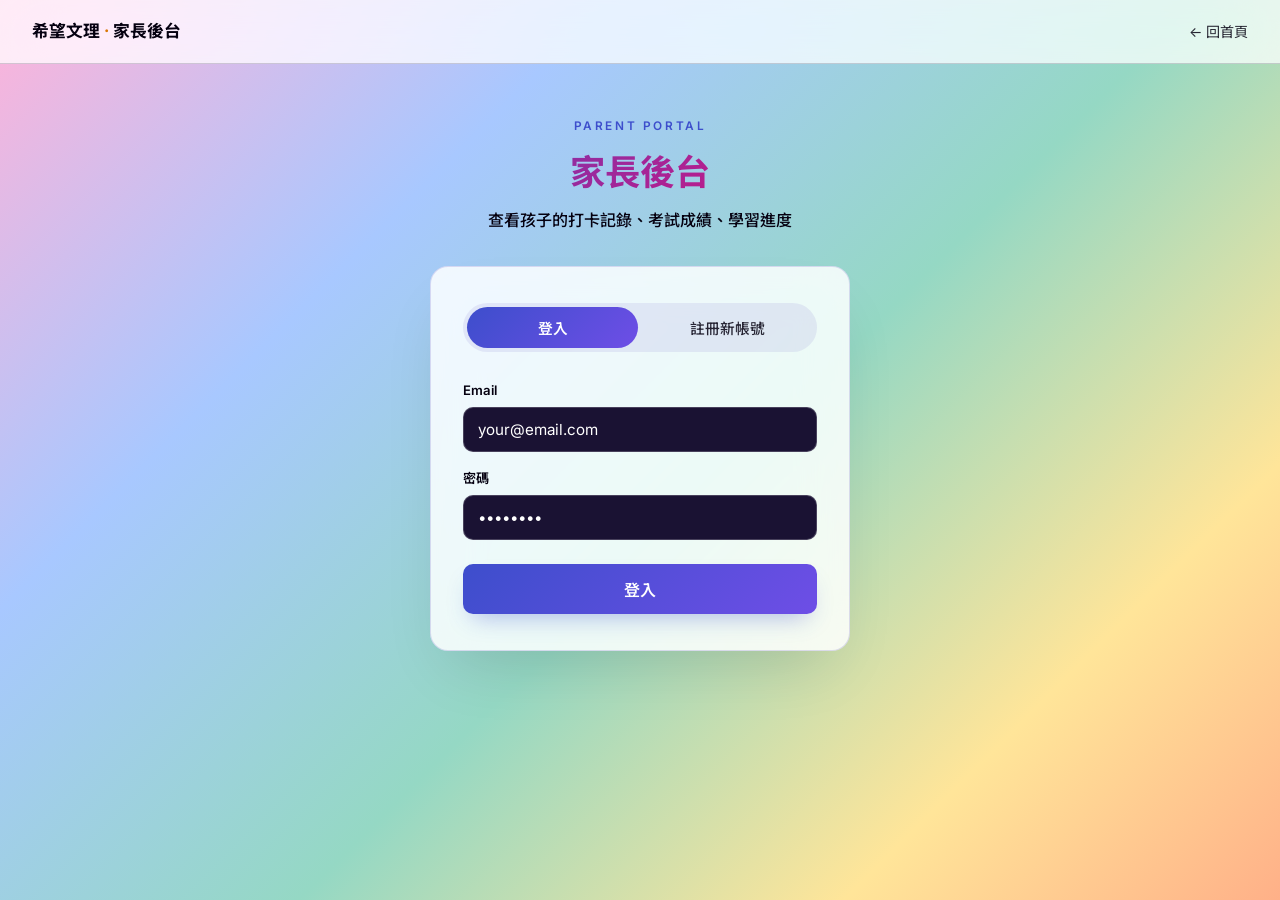
<file: tracking.html>
<!DOCTYPE html>
<html lang="zh-Hant">
<head>
<meta charset="UTF-8" />
<meta name="viewport" content="width=device-width, initial-scale=1.0" />
<meta http-equiv="Cache-Control" content="no-cache, no-store, must-revalidate" />
<link rel="canonical" href="https://www.ourhope.com.tw/tracking.html" />
<!-- 這是給在學學生家長使用的頁面，不需要出現在搜尋結果 -->
<meta name="robots" content="noindex, nofollow" />
<title>希望文理 · 家長後台</title>
<link rel="preconnect" href="https://fonts.googleapis.com">
<link rel="preconnect" href="https://fonts.gstatic.com" crossorigin>
<link href="https://fonts.googleapis.com/css2?family=Inter:wght@400;500;600;700&family=Noto+Sans+TC:wght@400;500;600;700&display=swap" rel="stylesheet">
<style>
  * { box-sizing: border-box; }
  :root {
    --bg: #fdf4ff;
    --surface: rgba(255,255,255,0.85);
    --surface-2: rgba(255,255,255,0.95);
    --border: rgba(13, 7, 38, 0.18);
    --text: #050010;
    --text-2: rgba(5, 0, 16, 0.85);
    --text-3: rgba(5, 0, 16, 0.55);
    --brand: #3d4ecc;
    --brand-2: #6e4ee6;
    --gold: #d97706;
    --green: #16a34a;
    --red: #dc2626;
    --r-md: 12px;
    --r-lg: 18px;
  }
  html, body {
    margin: 0; padding: 0;
    background: linear-gradient(135deg, #ffb3d9 0%, #a8c8ff 28%, #95d8c4 55%, #ffe599 80%, #ffb088 100%);
    background-attachment: fixed;
    color: var(--text);
    font-family: "Inter", "Noto Sans TC", -apple-system, sans-serif;
    min-height: 100vh;
    line-height: 1.6;
  }
  .nav {
    display: flex; align-items: center; justify-content: space-between;
    padding: 18px 32px;
    background: rgba(255,255,255,0.75);
    backdrop-filter: blur(28px) saturate(1.4);
    -webkit-backdrop-filter: blur(28px) saturate(1.4);
    border-bottom: 1px solid rgba(13,7,38,0.18);
    position: sticky; top: 0; z-index: 10;
  }
  .nav-logo { font-size: 1.05rem; font-weight: 700; color: #050010; text-decoration: none; }
  .nav-logo span { color: var(--gold); }
  .nav-back { color: var(--text-2); text-decoration: none; font-size: 0.88rem; }
  .nav-back:hover { color: #050010; }
  .nav-user { display: flex; align-items: center; gap: 14px; font-size: 0.88rem; color: var(--text-2); }
  .nav-user strong { color: #050010; font-weight: 600; }
  .btn-ghost {
    background: rgba(255,255,255,0.4);
    border: 1px solid var(--border);
    color: var(--text);
    padding: 7px 14px;
    border-radius: 8px;
    font-size: 0.84rem;
    cursor: pointer;
    font-family: inherit;
  }
  .btn-ghost:hover { background: rgba(255,255,255,0.7); }
  .container { max-width: 1000px; margin: 0 auto; padding: 48px 24px 80px; }
  .page-head { text-align: center; margin-bottom: 32px; }
  .page-kicker { display: inline-block; font-size: 0.74rem; letter-spacing: 0.22em; color: var(--brand); font-weight: 600; margin-bottom: 8px; }
  .page-title {
    font-size: 2.2rem; font-weight: 700; margin: 0 0 8px;
    background: linear-gradient(135deg, #3d4ecc 0%, #b91d8c 60%, #d97706 100%);
    -webkit-background-clip: text; background-clip: text; color: transparent;
  }
  .page-sub { color: var(--text); font-size: 1rem; font-weight: 500; margin: 0; }

  /* Auth */
  .auth-card {
    max-width: 420px; margin: 0 auto;
    background: rgba(255,255,255,0.85);
    backdrop-filter: blur(24px) saturate(1.4);
    -webkit-backdrop-filter: blur(24px) saturate(1.4);
    border: 1px solid rgba(91,71,188,0.18);
    border-radius: var(--r-lg);
    padding: 36px 32px;
    box-shadow: 0 30px 60px -22px rgba(0,0,0,0.15);
  }
  .auth-tabs {
    display: grid; grid-template-columns: 1fr 1fr; gap: 4px;
    background: rgba(91,71,188,0.10);
    padding: 4px; border-radius: 999px; margin-bottom: 28px;
  }
  .auth-tab {
    appearance: none; border: 0; background: transparent;
    color: var(--text-2); font-family: inherit; font-size: 0.92rem; font-weight: 500;
    padding: 10px; border-radius: 999px; cursor: pointer;
  }
  .auth-tab.is-active {
    background: linear-gradient(135deg, var(--brand), var(--brand-2));
    color: #fff; font-weight: 600;
  }
  .field { margin-bottom: 16px; }
  .field label { display: block; font-size: 0.82rem; color: #050010; font-weight: 600; margin-bottom: 6px; }
  .field input {
    width: 100%; padding: 12px 14px;
    background: #1a1233; border: 1px solid rgba(255,255,255,0.20);
    border-radius: 10px; color: #fff; font-size: 0.95rem; font-family: inherit;
    -webkit-text-fill-color: #fff; caret-color: #fff;
  }
  .field input:focus { outline: 0; border-color: #8b6dff; background: #221842; }
  .field input::placeholder { color: rgba(255,255,255,0.45); }
  .btn-primary {
    width: 100%; border: 0;
    background: linear-gradient(135deg, var(--brand), var(--brand-2));
    color: #fff; font-size: 1rem; font-weight: 600;
    padding: 13px; border-radius: 10px; cursor: pointer; font-family: inherit;
    margin-top: 8px;
    box-shadow: 0 12px 24px -10px rgba(61,78,204,0.4);
  }
  .btn-primary:disabled { opacity: 0.5; cursor: not-allowed; }
  .form-msg { margin-top: 14px; padding: 10px 14px; border-radius: 8px; font-size: 0.86rem; display: none; }
  .form-msg.show { display: block; }
  .form-msg.is-error { background: rgba(255,90,110,0.12); border: 1px solid rgba(255,90,110,0.35); color: #b91d3e; }
  .form-msg.is-success { background: rgba(58,200,152,0.12); border: 1px solid rgba(58,200,152,0.35); color: #0f6e56; }

  /* Dashboard */
  .student-card {
    background: rgba(255,255,255,0.85);
    backdrop-filter: blur(20px);
    border: 1px solid rgba(13,7,38,0.12);
    border-radius: var(--r-lg);
    padding: 22px 24px;
    margin-bottom: 24px;
    display: flex; align-items: center; justify-content: space-between; gap: 16px;
    flex-wrap: wrap;
  }
  .student-info-name { font-size: 1.3rem; font-weight: 700; color: #050010; }
  .student-info-meta { color: var(--text-2); font-size: 0.9rem; }
  .student-stat { text-align: right; }
  .student-stat-label { font-size: 0.78rem; color: var(--text-3); letter-spacing: 0.05em; }
  .student-stat-value { font-size: 1.6rem; font-weight: 700; background: linear-gradient(135deg, var(--brand), var(--brand-2)); -webkit-background-clip: text; background-clip: text; color: transparent; }

  .dash-grid {
    display: grid; grid-template-columns: 1fr 1fr; gap: 20px;
  }
  @media (max-width: 760px) { .dash-grid { grid-template-columns: 1fr; } }
  .panel {
    background: rgba(255,255,255,0.85);
    backdrop-filter: blur(20px);
    border: 1px solid rgba(13,7,38,0.12);
    border-radius: var(--r-lg);
    padding: 20px 22px;
  }
  .panel-head {
    display: flex; align-items: center; justify-content: space-between;
    margin-bottom: 14px; padding-bottom: 12px;
    border-bottom: 1px solid rgba(13,7,38,0.08);
  }
  .panel-head h3 { margin: 0; font-size: 1.05rem; font-weight: 700; color: #050010; display: flex; align-items: center; gap: 8px; }
  .panel-head .badge {
    background: rgba(61,78,204,0.12); color: var(--brand);
    padding: 4px 10px; border-radius: 999px;
    font-size: 0.72rem; font-weight: 600;
  }

  /* 打卡記錄 */
  .attendance-list { display: flex; flex-direction: column; gap: 8px; }
  .attendance-row {
    display: flex; align-items: center; gap: 12px;
    padding: 10px 12px; background: rgba(13,7,38,0.03);
    border: 1px solid rgba(13,7,38,0.06);
    border-radius: 10px;
  }
  .att-date { flex: 0 0 auto; width: 56px; font-size: 0.84rem; font-weight: 700; color: #050010; }
  .att-day { font-size: 0.7rem; color: var(--text-3); font-weight: 500; display: block; }
  .att-times { flex: 1 1 auto; display: flex; gap: 12px; align-items: center; }
  .att-time {
    display: flex; align-items: center; gap: 6px;
    font-size: 0.84rem; color: var(--text-2);
    font-variant-numeric: tabular-nums;
  }
  .att-time .dot { width: 8px; height: 8px; border-radius: 50%; background: var(--green); }
  .att-time.out .dot { background: var(--red); }
  .att-duration {
    flex: 0 0 auto;
    background: rgba(22,163,74,0.12); color: var(--green);
    padding: 3px 8px; border-radius: 999px;
    font-size: 0.74rem; font-weight: 700;
  }

  /* 考試成績 */
  .scores-list { display: flex; flex-direction: column; gap: 8px; }
  .score-row {
    display: flex; align-items: center; gap: 12px;
    padding: 12px; background: rgba(13,7,38,0.03);
    border: 1px solid rgba(13,7,38,0.06); border-radius: 10px;
  }
  .score-subj {
    flex: 0 0 auto; padding: 6px 10px;
    background: linear-gradient(135deg, var(--brand), var(--brand-2));
    color: #fff; border-radius: 8px;
    font-size: 0.78rem; font-weight: 700;
  }
  .score-info { flex: 1 1 auto; min-width: 0; }
  .score-title { font-size: 0.92rem; font-weight: 600; color: #050010; }
  .score-meta { font-size: 0.74rem; color: var(--text-3); }
  .score-value { flex: 0 0 auto; font-size: 1.4rem; font-weight: 700; color: #050010; font-variant-numeric: tabular-nums; }
  .score-delta {
    flex: 0 0 auto; padding: 3px 8px; border-radius: 999px;
    font-size: 0.72rem; font-weight: 700;
  }
  .score-delta.up { background: rgba(22,163,74,0.14); color: var(--green); }
  .score-delta.down { background: rgba(220,38,38,0.14); color: var(--red); }
  .score-delta.same { background: rgba(13,7,38,0.06); color: var(--text-3); }

  .empty-state { text-align: center; padding: 30px 16px; color: var(--text-3); font-size: 0.88rem; }

  @media (max-width: 560px) {
    .container { padding: 32px 16px 60px; }
    .page-title { font-size: 1.7rem; }
    .auth-card { padding: 28px 22px; }
    .student-card { flex-direction: column; align-items: stretch; text-align: left; }
    .student-stat { text-align: left; }
  }
</style>
</head>
<body>

<nav class="nav">
  <a href="index.html" class="nav-logo">希望文理 <span>·</span> 家長後台</a>
  <div id="navRight">
    <a href="index.html" class="nav-back">← 回首頁</a>
  </div>
</nav>

<div class="container">

  <!-- 未登入 -->
  <section id="authSection">
    <div class="page-head">
      <span class="page-kicker">PARENT PORTAL</span>
      <h1 class="page-title">家長後台</h1>
      <p class="page-sub">查看孩子的打卡記錄、考試成績、學習進度</p>
    </div>

    <div class="auth-card">
      <div class="auth-tabs">
        <button class="auth-tab is-active" data-mode="login">登入</button>
        <button class="auth-tab" data-mode="register">註冊新帳號</button>
      </div>

      <form id="loginForm" autocomplete="on">
        <div class="field">
          <label for="loginEmail">Email</label>
          <input type="email" id="loginEmail" required placeholder="your@email.com" />
        </div>
        <div class="field">
          <label for="loginPassword">密碼</label>
          <input type="password" id="loginPassword" required placeholder="••••••••" />
        </div>
        <button type="submit" class="btn-primary">登入</button>
        <div class="form-msg" id="loginMsg"></div>
      </form>

      <form id="registerForm" autocomplete="on" hidden>
        <div class="field">
          <label for="regName">家長姓名</label>
          <input type="text" id="regName" required placeholder="王媽媽" />
        </div>
        <div class="field">
          <label for="regChild">孩子姓名</label>
          <input type="text" id="regChild" required placeholder="王小明" />
        </div>
        <div class="field">
          <label for="regEmail">Email</label>
          <input type="email" id="regEmail" required placeholder="your@email.com" />
        </div>
        <div class="field">
          <label for="regPassword">密碼（至少 6 碼）</label>
          <input type="password" id="regPassword" required minlength="6" placeholder="••••••••" />
        </div>
        <button type="submit" class="btn-primary">註冊</button>
        <div class="form-msg" id="regMsg"></div>
      </form>
    </div>
  </section>

  <!-- 登入後 -->
  <section id="dashSection" hidden>
    <div class="page-head" style="text-align:left;">
      <span class="page-kicker">PARENT PORTAL</span>
      <h1 class="page-title" id="welcomeTitle">家長後台</h1>
    </div>

    <!-- 學生資訊 -->
    <div class="student-card">
      <div>
        <div class="student-info-name" id="studentName">王小明</div>
        <div class="student-info-meta">國八 · 數學 / 理化 / 英文</div>
      </div>
      <div class="student-stat">
        <div class="student-stat-label">本月出席</div>
        <div class="student-stat-value" id="attendanceRate">98%</div>
      </div>
    </div>

    <!-- 兩欄面板 -->
    <div class="dash-grid">

      <!-- 打卡記錄 -->
      <div class="panel">
        <div class="panel-head">
          <h3>
            <svg width="20" height="20" viewBox="0 0 24 24" fill="none" stroke="currentColor" stroke-width="2"><circle cx="12" cy="12" r="9"/><path d="M12 7v5l3 2"/></svg>
            打卡記錄
          </h3>
          <span class="badge" id="attBadge">本週</span>
        </div>
        <div class="attendance-list" id="attendanceList"></div>
      </div>

      <!-- 考試成績 -->
      <div class="panel">
        <div class="panel-head">
          <h3>
            <svg width="20" height="20" viewBox="0 0 24 24" fill="none" stroke="currentColor" stroke-width="2"><path d="M3 3v18h18"/><path d="M7 14l4-4 4 4 6-6"/></svg>
            考試成績
          </h3>
          <span class="badge" id="scoreBadge">最近 5 次</span>
        </div>
        <div class="scores-list" id="scoresList"></div>
      </div>

    </div>
  </section>

</div>

<script>
  const STORAGE_KEY = 'wfb_parent_v1';

  const authSection = document.getElementById('authSection');
  const dashSection = document.getElementById('dashSection');
  const navRight = document.getElementById('navRight');
  const tabs = document.querySelectorAll('.auth-tab');
  const loginForm = document.getElementById('loginForm');
  const registerForm = document.getElementById('registerForm');
  const loginMsg = document.getElementById('loginMsg');
  const regMsg = document.getElementById('regMsg');

  function getUser(){ try { return JSON.parse(localStorage.getItem(STORAGE_KEY)); } catch(e){ return null; } }
  function setUser(u){ localStorage.setItem(STORAGE_KEY, JSON.stringify(u)); }
  function clearUser(){ localStorage.removeItem(STORAGE_KEY); }
  function showMsg(el, text, isError){ el.textContent = text; el.classList.remove('is-error','is-success'); el.classList.add('show', isError ? 'is-error' : 'is-success'); }

  // 分頁切換
  tabs.forEach(t => t.addEventListener('click', () => {
    const m = t.dataset.mode;
    tabs.forEach(x => x.classList.toggle('is-active', x === t));
    loginForm.hidden = m !== 'login';
    registerForm.hidden = m !== 'register';
  }));

  // 登入：暫時用本地驗證 (任何 6 碼以上密碼都通過 — 後端接好後改成 API)
  loginForm.addEventListener('submit', (e) => {
    e.preventDefault();
    const email = document.getElementById('loginEmail').value.trim();
    const pwd = document.getElementById('loginPassword').value;
    if (!email || pwd.length < 6) { showMsg(loginMsg, 'Email 或密碼錯誤', true); return; }
    setUser({ email, name: '家長', child: '王小明' });
    showDashboard();
  });

  // 註冊
  registerForm.addEventListener('submit', (e) => {
    e.preventDefault();
    const name = document.getElementById('regName').value.trim();
    const child = document.getElementById('regChild').value.trim();
    const email = document.getElementById('regEmail').value.trim();
    const pwd = document.getElementById('regPassword').value;
    if (!name || !child || !email || pwd.length < 6) { showMsg(regMsg, '請完整填寫', true); return; }
    setUser({ email, name, child });
    showDashboard();
  });

  // 假資料 (之後接 API 取代)
  const MOCK_ATTENDANCE = [
    { date: '5/13', day: '三', in: '18:25', out: '21:08' },
    { date: '5/12', day: '二', in: '18:30', out: '21:05' },
    { date: '5/11', day: '一', in: '18:28', out: '21:10' },
    { date: '5/10', day: '日', in: '14:00', out: '17:05' },
    { date: '5/08', day: '五', in: '18:32', out: '21:15' }
  ];
  const MOCK_SCORES = [
    { subj: '理化', title: '第二次段考', date: '2026/05/05', score: 92, delta: +6 },
    { subj: '數學', title: '段考前模擬', date: '2026/05/03', score: 88, delta: +4 },
    { subj: '英文', title: '單字小考 W18', date: '2026/05/01', score: 95, delta: 0 },
    { subj: '理化', title: '章節考 第6章', date: '2026/04/26', score: 86, delta: -3 },
    { subj: '數學', title: '段考前模擬', date: '2026/04/22', score: 84, delta: +2 }
  ];

  function diffMinutes(a, b){
    const [h1,m1] = a.split(':').map(Number);
    const [h2,m2] = b.split(':').map(Number);
    return (h2*60+m2) - (h1*60+m1);
  }
  function fmtDuration(min){
    const h = Math.floor(min/60), m = min%60;
    return (h ? h + '時 ' : '') + m + '分';
  }

  function renderAttendance(){
    const wrap = document.getElementById('attendanceList');
    wrap.innerHTML = MOCK_ATTENDANCE.map(r => {
      const dur = diffMinutes(r.in, r.out);
      return `
        <div class="attendance-row">
          <div class="att-date">${r.date}<span class="att-day">星期${r.day}</span></div>
          <div class="att-times">
            <span class="att-time"><span class="dot"></span>${r.in}</span>
            <span style="color:var(--text-3); font-size:0.78rem;">→</span>
            <span class="att-time out"><span class="dot"></span>${r.out}</span>
          </div>
          <div class="att-duration">${fmtDuration(dur)}</div>
        </div>
      `;
    }).join('');
  }

  function renderScores(){
    const wrap = document.getElementById('scoresList');
    wrap.innerHTML = MOCK_SCORES.map(s => {
      let cls = 'same', label = '—';
      if (s.delta > 0) { cls = 'up'; label = '+' + s.delta; }
      else if (s.delta < 0) { cls = 'down'; label = String(s.delta); }
      return `
        <div class="score-row">
          <span class="score-subj">${s.subj}</span>
          <div class="score-info">
            <div class="score-title">${s.title}</div>
            <div class="score-meta">${s.date}</div>
          </div>
          <span class="score-value">${s.score}</span>
          <span class="score-delta ${cls}">${label}</span>
        </div>
      `;
    }).join('');
  }

  function showDashboard(){
    const u = getUser();
    if (!u) return;
    authSection.hidden = true;
    dashSection.hidden = false;
    document.getElementById('welcomeTitle').textContent = (u.name || '家長') + '，您好';
    document.getElementById('studentName').textContent = u.child || '王小明';
    navRight.innerHTML = `<span class="nav-user"><strong>${u.name || u.email}</strong><button class="btn-ghost" id="logoutBtn">登出</button></span>`;
    document.getElementById('logoutBtn').addEventListener('click', () => { clearUser(); location.reload(); });
    renderAttendance();
    renderScores();
  }

  if (getUser()) showDashboard();
</script>

</body>
</html>
</file>
